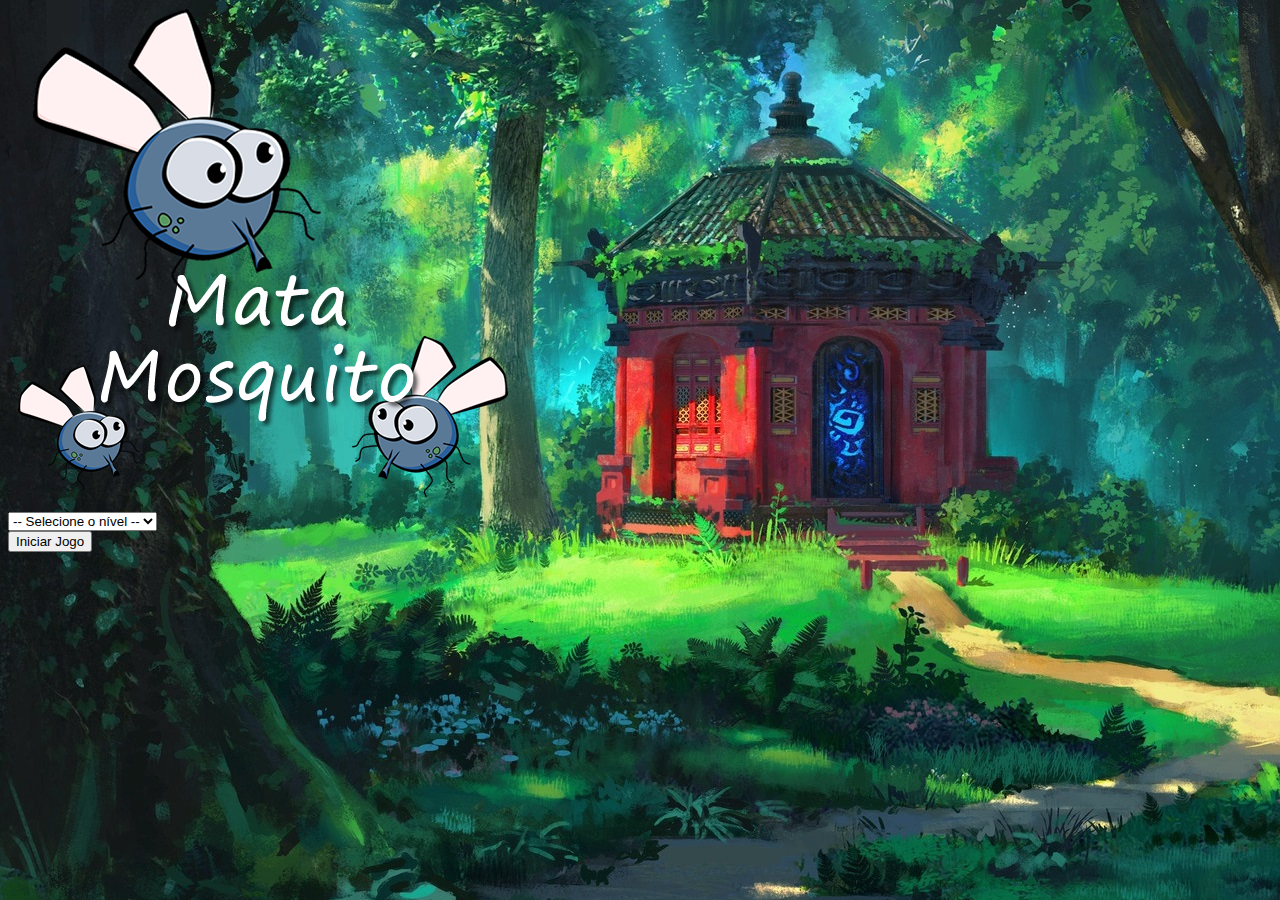
<file: index.html>
<!DOCTYPE html>
<html>
<head>
	<title></title>
	<link rel="stylesheet" href="https://stackpath.bootstrapcdn.com/bootstrap/4.5.0/css/bootstrap.min.css" integrity="sha384-9aIt2nRpC12Uk9gS9baDl411NQApFmC26EwAOH8WgZl5MYYxFfc+NcPb1dKGj7Sk" crossorigin="anonymous">

	<meta charset="utf-8">

	<link rel="stylesheet" href="estilo.css">

	<script>
		
		function iniciarJogo(){
			
		var nivel = document.getElementById('nivel').value

		if(nivel === ''){
			alert('Selecione um nível')
			return false
		}

		window.location.href = 'app.html?' + nivel

		}
	</script>


</head>
<body>

	<div class="container">
		<div class="row">
			<div class="col">
				<div class="">
					<div class="d-flex justify-content-center">
						<img src="imagens/game.png" />
					</div>
				</div>
			</div>
		</div>

		<div class="row">
			<div class="col">
				<div class="d-flex justify-content-center">
					<div class="mb-2">
						<select class="form-control" id="nivel">
							<option value="">-- Selecione o nível --</option>
							<option value="facil">Fácil</option>
							<option value="intermediario">Intermediário</option>
							<option value="dificil">Difícil</option>
						</select>
					</div>
				</div>
			</div>
		</div>

		<div class="row">
			<div class="col">
					<div class="d-flex justify-content-center">
						<button type="button" class="btn btn-danger btn-lg" onclick="iniciarJogo()">Iniciar Jogo</button>
				</div>
			</div>
		</div>
	</div>


</body>
</html>
</file>
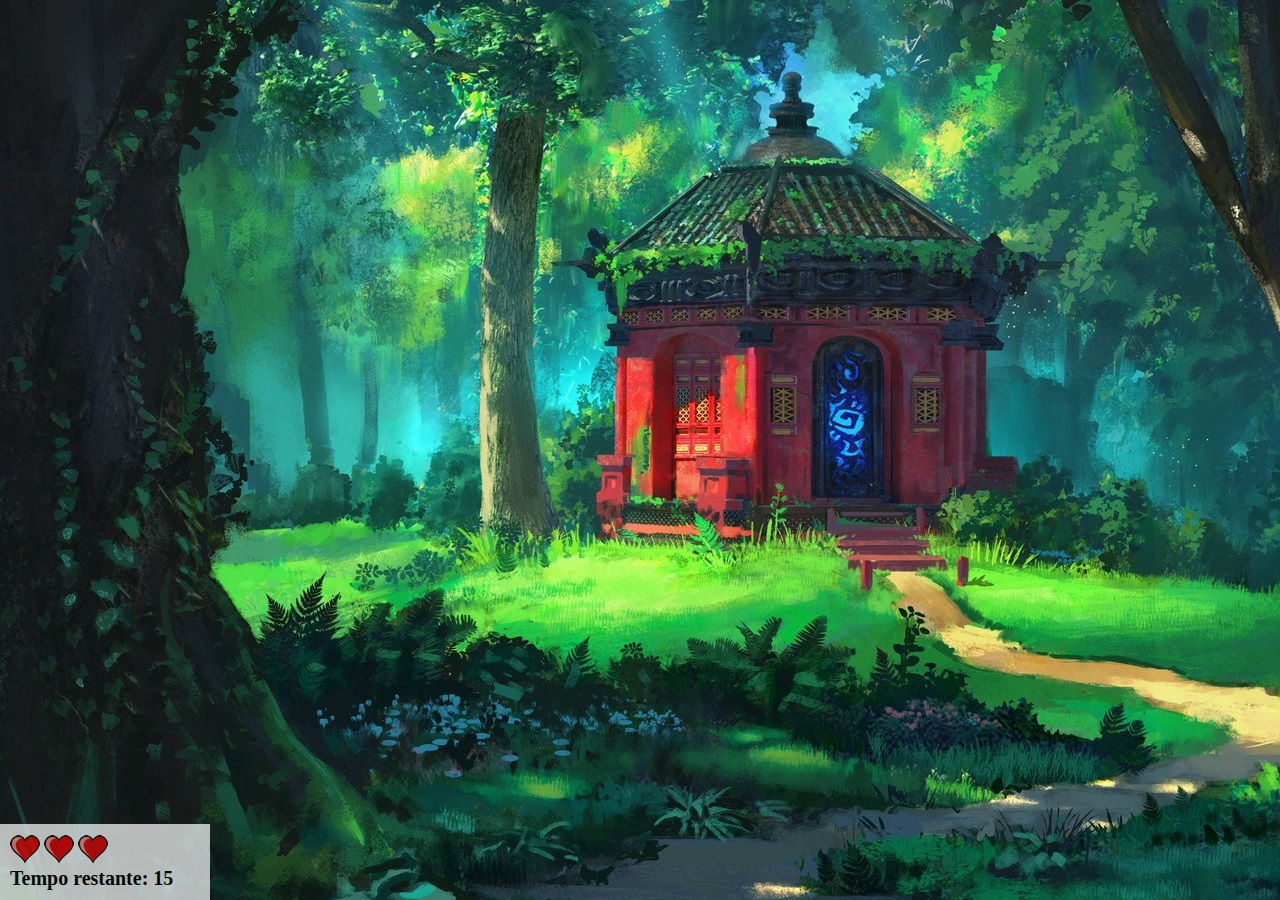
<file: app.html>
<!DOCTYPE html>
<html>
<head>
	<title>Jogo Mata Mosquito</title>

	<link rel="stylesheet" href="estilo.css" />

	<script src="jogo.js" ></script>


</head>
<body onresize="ajustaTamanhoPalcoJogo()">

	<div class="painel">
		<div class="vidas">
			<img id="v1" src="imagens/coracao_cheio.png">
			<img id="v2"src="imagens/coracao_cheio.png">
			<img id="v3" src="imagens/coracao_cheio.png">
		</div>

		<div class="cronometro">Tempo restante: <span id="cronometro"></span></div>

	</div>

	<script>

		document.getElementById('cronometro').innerHTML = tempo
		
		var criaMosquito = setInterval(function() {
			posicaoRandomica()
		}, criaMosquitoTempo)
	</script>
</body>
</html>
</file>
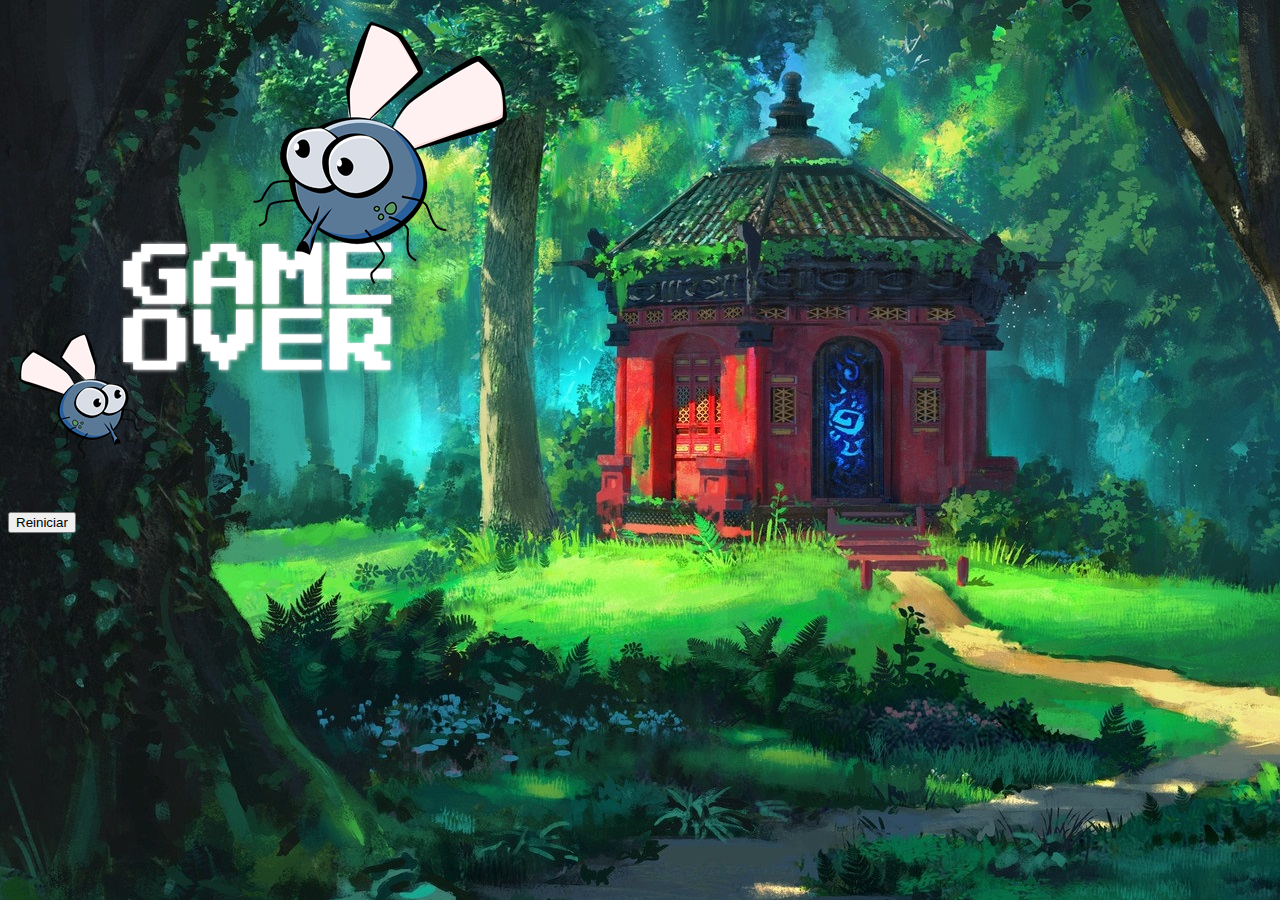
<file: fim_de_jogo.html>
<!DOCTYPE html>
<html>
<head>
	<title></title>
	<link rel="stylesheet" href="https://stackpath.bootstrapcdn.com/bootstrap/4.5.0/css/bootstrap.min.css" integrity="sha384-9aIt2nRpC12Uk9gS9baDl411NQApFmC26EwAOH8WgZl5MYYxFfc+NcPb1dKGj7Sk" crossorigin="anonymous">

	<link rel="stylesheet" href="estilo.css">
</head>
<body>

	<div class="container">
		<div class="row">
			<div class="col">
				<div class="">
					<div class="d-flex justify-content-center">
						<img src="imagens/game_over.png" />
					</div>
				</div>
			</div>
		</div>

		<div class="row">
			<div class="col">
					<div class="d-flex justify-content-center">
						<button type="button" class="btn btn-dark btn-lg" onclick="window.location.href = 'index.html'">Reiniciar</button>
				</div>
			</div>
		</div>
	</div>


</body>
</html>
</file>
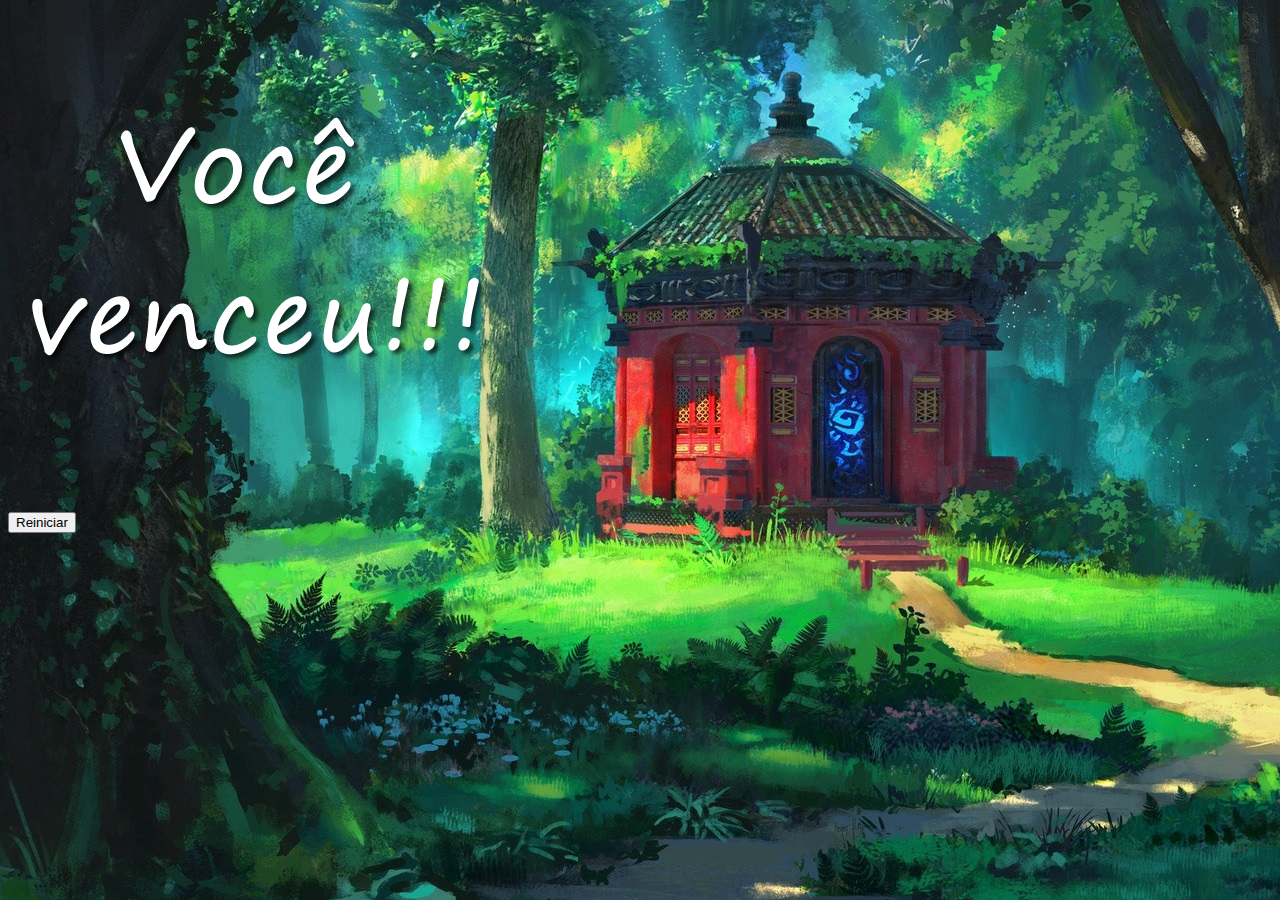
<file: vitoria.html>
<!DOCTYPE html>
<html>
<head>
	<title></title>
	<link rel="stylesheet" href="https://stackpath.bootstrapcdn.com/bootstrap/4.5.0/css/bootstrap.min.css" integrity="sha384-9aIt2nRpC12Uk9gS9baDl411NQApFmC26EwAOH8WgZl5MYYxFfc+NcPb1dKGj7Sk" crossorigin="anonymous">

	<link rel="stylesheet" href="estilo.css">
</head>
<body>

	<div class="container">
		<div class="row">
			<div class="col">
				<div class="">
					<div class="d-flex justify-content-center">
						<img src="imagens/vitoria.png" />
					</div>
				</div>
			</div>
		</div>

		<div class="row">
			<div class="col">
					<div class="d-flex justify-content-center">
						<button type="button" class="btn btn-dark btn-lg" onclick="window.location.href = 'index.html'">Reiniciar</button>
				</div>
			</div>
		</div>
	</div>


</body>
</html>
</file>
<file: estilo.css>
html{
	cursor: url(imagens/mata_mosca.png) 15 15, auto
}

body{
	background-image: url(imagens/bg2.jpg);
	background-repeat: no-repeat;
}


.mosquito1{
	height: 50px;
	width: 50px;
}

.mosquito2{
	height: 80px;
	width: 80px;
}

.mosquito3{
	height: 110px;
	width: 110px;
}

.ladoA{
	transform: scaleX(1);
}

.ladoB{
	transform: scaleX(-1);
}

.painel{
	position: absolute;
	width: 190px;
	padding: 10px;
	left: 0px;
	bottom: 0px;
	border-top: solid 1px #fff;
	background-color: #fff;
	opacity: 0.7
}

.vidas{
	float: left;
}

.cronometro{
	float: left;
	font-size: 20px;
	font-weight: bold;
}
</file>
